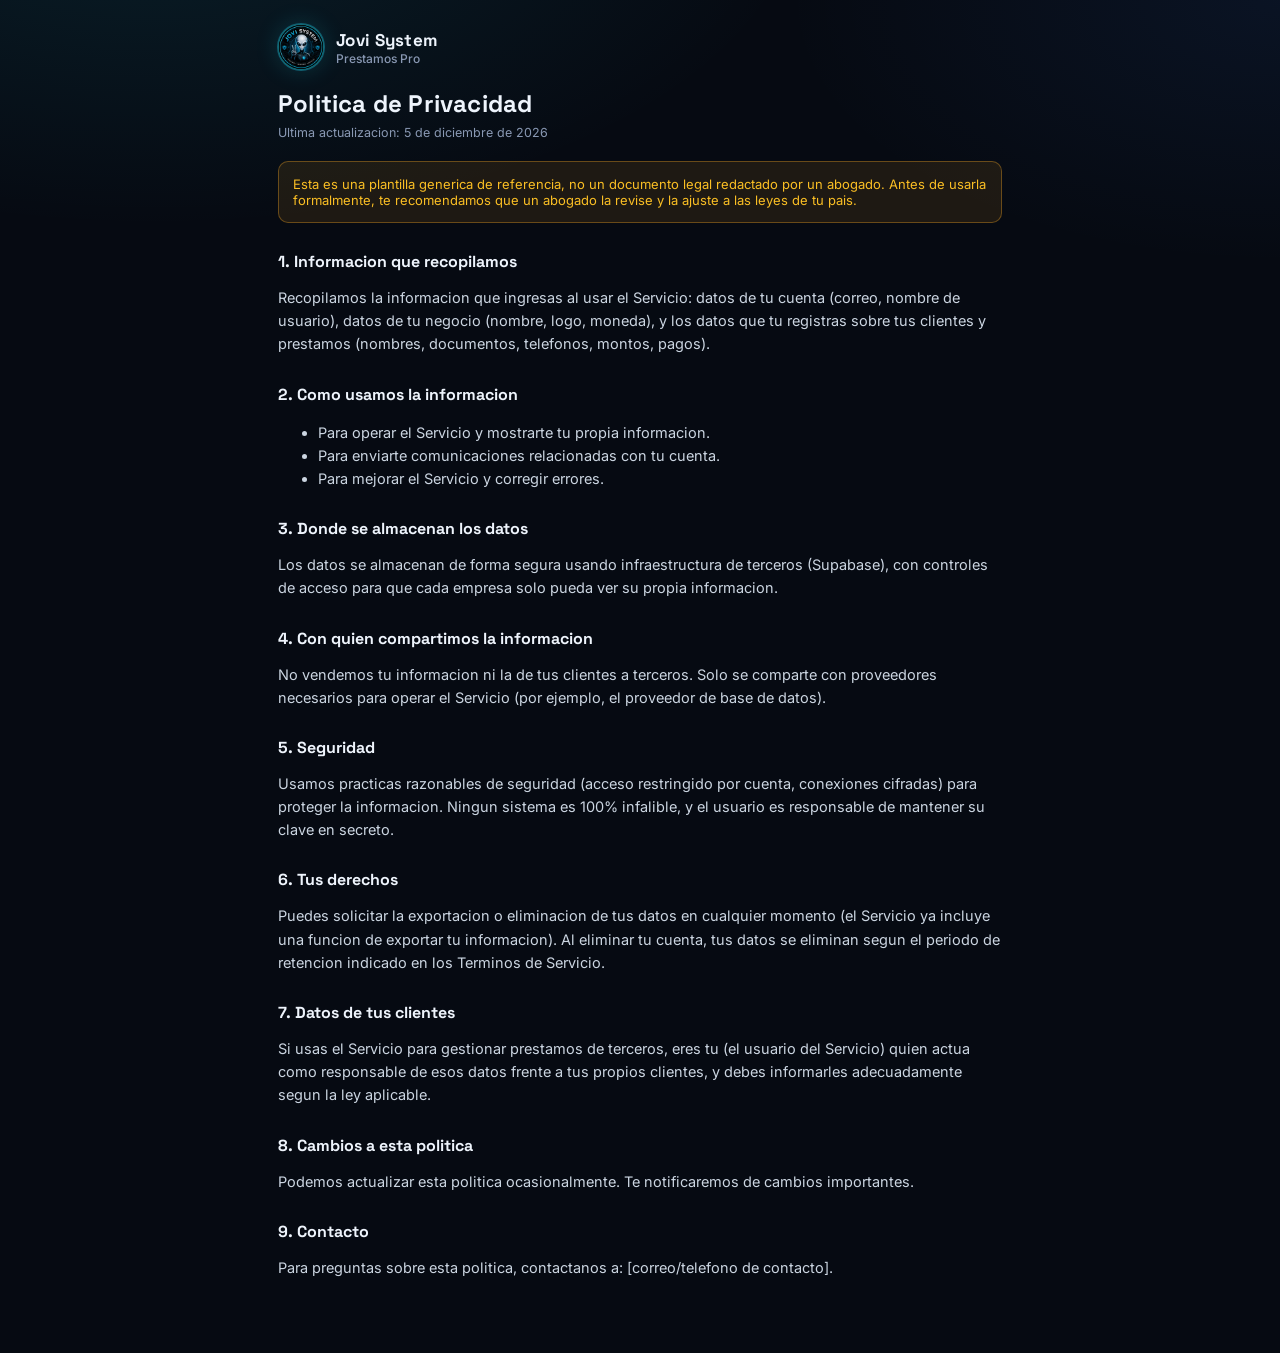
<file: privacidad.html>
<!doctype html>
<html lang="es">
<head>
  <meta charset="utf-8">
  <meta name="viewport" content="width=device-width, initial-scale=1">
  <meta name="theme-color" content="#060a12">
  <title>Politica de Privacidad - Jovi System</title>
  <link rel="icon" href="favicon-32.png" type="image/png">
  <link rel="preconnect" href="https://fonts.googleapis.com">
  <link rel="preconnect" href="https://fonts.gstatic.com" crossorigin>
  <link rel="stylesheet" href="styles.css">
  <style>
    body { padding: 24px 18px 60px; max-width: 760px; margin: 0 auto; }
    h1 { font-size: 24px; margin-bottom: 4px; }
    h2 { font-size: 16px; margin-top: 28px; }
    p, li { color: #cbd5e1; line-height: 1.6; font-size: 14.5px; }
    .notice { background: rgba(245,165,36,0.1); border: 1px solid rgba(245,165,36,0.35); border-radius: var(--radius-sm); padding: 14px; margin: 18px 0; font-size: 13px; color: #fbbf24; }
  </style>
</head>
<body>
  <div class="brand" style="margin-bottom:18px;">
    <div class="brand-mark"><img src="logo.png" alt="Jovi System"></div>
    <div><strong>Jovi System</strong><span>Prestamos Pro</span></div>
  </div>

  <h1>Politica de Privacidad</h1>
  <p class="muted">Ultima actualizacion: <span id="updateDate"></span></p>

  <div class="notice">
    Esta es una plantilla generica de referencia, no un documento legal redactado por un abogado. Antes de usarla formalmente, te recomendamos que un abogado la revise y la ajuste a las leyes de tu pais.
  </div>

  <h2>1. Informacion que recopilamos</h2>
  <p>Recopilamos la informacion que ingresas al usar el Servicio: datos de tu cuenta (correo, nombre de usuario), datos de tu negocio (nombre, logo, moneda), y los datos que tu registras sobre tus clientes y prestamos (nombres, documentos, telefonos, montos, pagos).</p>

  <h2>2. Como usamos la informacion</h2>
  <ul>
    <li>Para operar el Servicio y mostrarte tu propia informacion.</li>
    <li>Para enviarte comunicaciones relacionadas con tu cuenta.</li>
    <li>Para mejorar el Servicio y corregir errores.</li>
  </ul>

  <h2>3. Donde se almacenan los datos</h2>
  <p>Los datos se almacenan de forma segura usando infraestructura de terceros (Supabase), con controles de acceso para que cada empresa solo pueda ver su propia informacion.</p>

  <h2>4. Con quien compartimos la informacion</h2>
  <p>No vendemos tu informacion ni la de tus clientes a terceros. Solo se comparte con proveedores necesarios para operar el Servicio (por ejemplo, el proveedor de base de datos).</p>

  <h2>5. Seguridad</h2>
  <p>Usamos practicas razonables de seguridad (acceso restringido por cuenta, conexiones cifradas) para proteger la informacion. Ningun sistema es 100% infalible, y el usuario es responsable de mantener su clave en secreto.</p>

  <h2>6. Tus derechos</h2>
  <p>Puedes solicitar la exportacion o eliminacion de tus datos en cualquier momento (el Servicio ya incluye una funcion de exportar tu informacion). Al eliminar tu cuenta, tus datos se eliminan segun el periodo de retencion indicado en los Terminos de Servicio.</p>

  <h2>7. Datos de tus clientes</h2>
  <p>Si usas el Servicio para gestionar prestamos de terceros, eres tu (el usuario del Servicio) quien actua como responsable de esos datos frente a tus propios clientes, y debes informarles adecuadamente segun la ley aplicable.</p>

  <h2>8. Cambios a esta politica</h2>
  <p>Podemos actualizar esta politica ocasionalmente. Te notificaremos de cambios importantes.</p>

  <h2>9. Contacto</h2>
  <p>Para preguntas sobre esta politica, contactanos a: [correo/telefono de contacto].</p>

  <script>
    document.getElementById("updateDate").textContent = new Date().toLocaleDateString("es-DO", { year: "numeric", month: "long", day: "numeric" });
  </script>
</body>
</html>
</file>
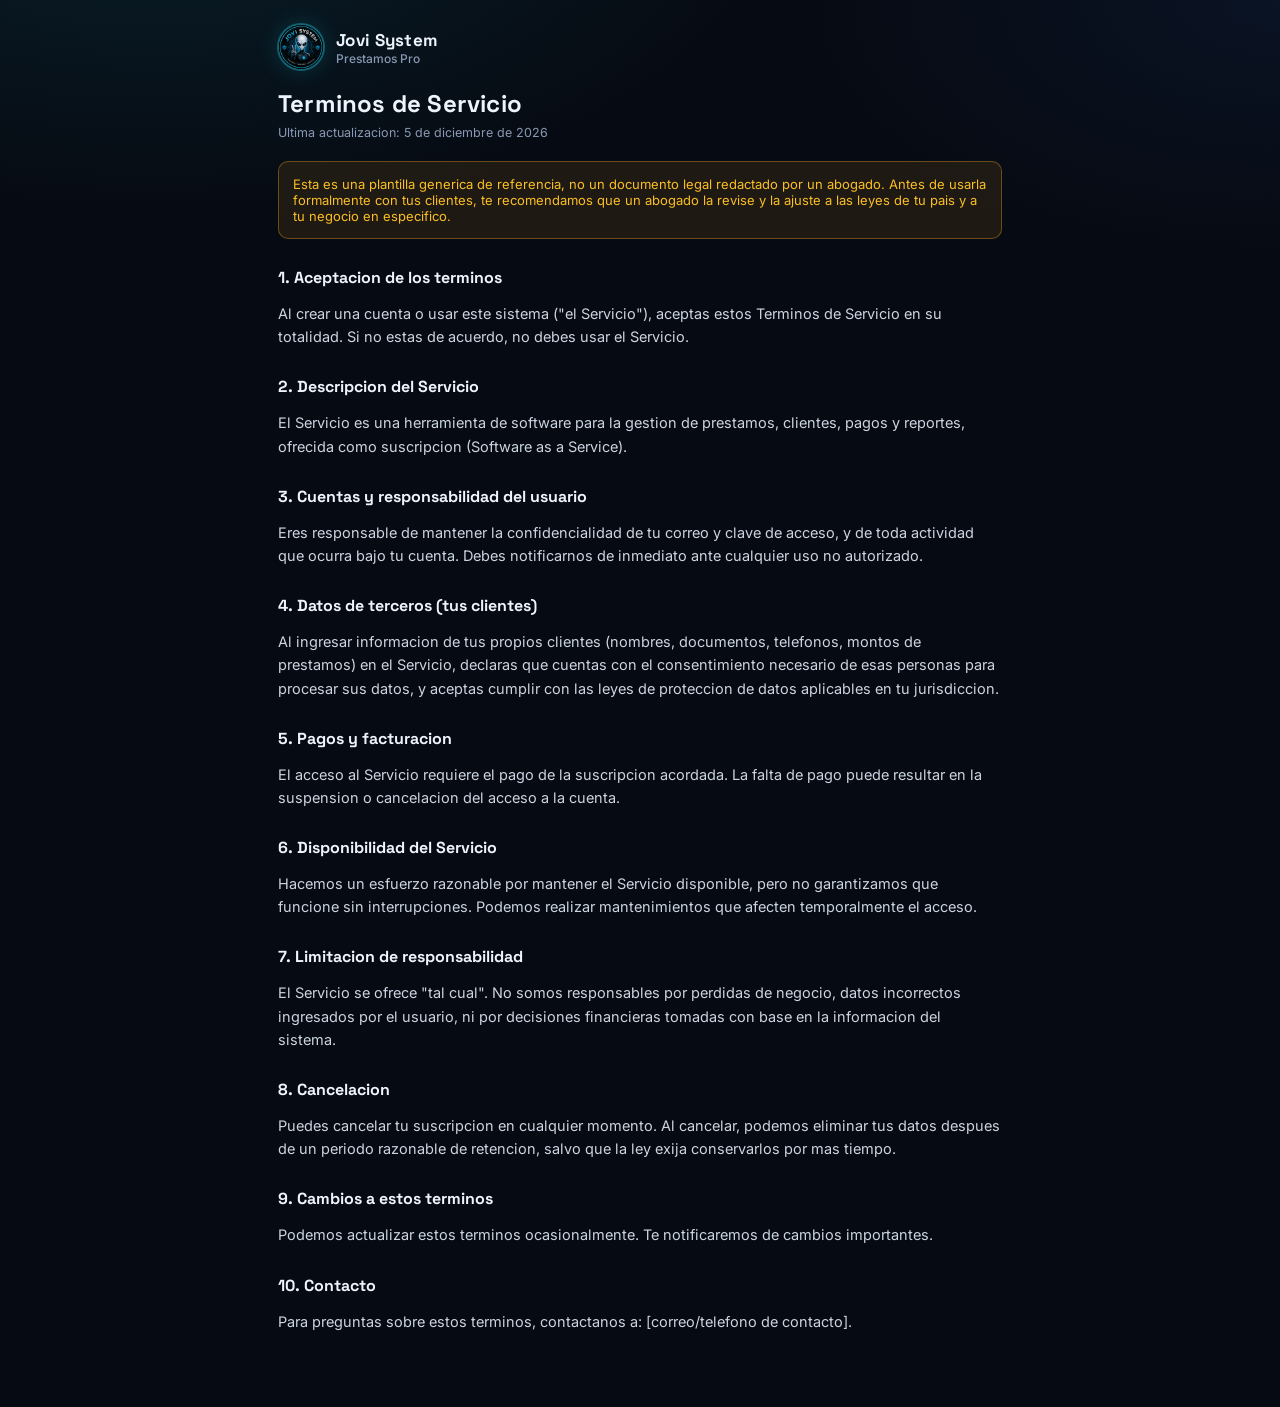
<file: terminos.html>
<!doctype html>
<html lang="es">
<head>
  <meta charset="utf-8">
  <meta name="viewport" content="width=device-width, initial-scale=1">
  <meta name="theme-color" content="#060a12">
  <title>Terminos de Servicio - Jovi System</title>
  <link rel="icon" href="favicon-32.png" type="image/png">
  <link rel="preconnect" href="https://fonts.googleapis.com">
  <link rel="preconnect" href="https://fonts.gstatic.com" crossorigin>
  <link rel="stylesheet" href="styles.css">
  <style>
    body { padding: 24px 18px 60px; max-width: 760px; margin: 0 auto; }
    h1 { font-size: 24px; margin-bottom: 4px; }
    h2 { font-size: 16px; margin-top: 28px; }
    p, li { color: #cbd5e1; line-height: 1.6; font-size: 14.5px; }
    .notice { background: rgba(245,165,36,0.1); border: 1px solid rgba(245,165,36,0.35); border-radius: var(--radius-sm); padding: 14px; margin: 18px 0; font-size: 13px; color: #fbbf24; }
  </style>
</head>
<body>
  <div class="brand" style="margin-bottom:18px;">
    <div class="brand-mark"><img src="logo.png" alt="Jovi System"></div>
    <div><strong>Jovi System</strong><span>Prestamos Pro</span></div>
  </div>

  <h1>Terminos de Servicio</h1>
  <p class="muted">Ultima actualizacion: <span id="updateDate"></span></p>

  <div class="notice">
    Esta es una plantilla generica de referencia, no un documento legal redactado por un abogado. Antes de usarla formalmente con tus clientes, te recomendamos que un abogado la revise y la ajuste a las leyes de tu pais y a tu negocio en especifico.
  </div>

  <h2>1. Aceptacion de los terminos</h2>
  <p>Al crear una cuenta o usar este sistema ("el Servicio"), aceptas estos Terminos de Servicio en su totalidad. Si no estas de acuerdo, no debes usar el Servicio.</p>

  <h2>2. Descripcion del Servicio</h2>
  <p>El Servicio es una herramienta de software para la gestion de prestamos, clientes, pagos y reportes, ofrecida como suscripcion (Software as a Service).</p>

  <h2>3. Cuentas y responsabilidad del usuario</h2>
  <p>Eres responsable de mantener la confidencialidad de tu correo y clave de acceso, y de toda actividad que ocurra bajo tu cuenta. Debes notificarnos de inmediato ante cualquier uso no autorizado.</p>

  <h2>4. Datos de terceros (tus clientes)</h2>
  <p>Al ingresar informacion de tus propios clientes (nombres, documentos, telefonos, montos de prestamos) en el Servicio, declaras que cuentas con el consentimiento necesario de esas personas para procesar sus datos, y aceptas cumplir con las leyes de proteccion de datos aplicables en tu jurisdiccion.</p>

  <h2>5. Pagos y facturacion</h2>
  <p>El acceso al Servicio requiere el pago de la suscripcion acordada. La falta de pago puede resultar en la suspension o cancelacion del acceso a la cuenta.</p>

  <h2>6. Disponibilidad del Servicio</h2>
  <p>Hacemos un esfuerzo razonable por mantener el Servicio disponible, pero no garantizamos que funcione sin interrupciones. Podemos realizar mantenimientos que afecten temporalmente el acceso.</p>

  <h2>7. Limitacion de responsabilidad</h2>
  <p>El Servicio se ofrece "tal cual". No somos responsables por perdidas de negocio, datos incorrectos ingresados por el usuario, ni por decisiones financieras tomadas con base en la informacion del sistema.</p>

  <h2>8. Cancelacion</h2>
  <p>Puedes cancelar tu suscripcion en cualquier momento. Al cancelar, podemos eliminar tus datos despues de un periodo razonable de retencion, salvo que la ley exija conservarlos por mas tiempo.</p>

  <h2>9. Cambios a estos terminos</h2>
  <p>Podemos actualizar estos terminos ocasionalmente. Te notificaremos de cambios importantes.</p>

  <h2>10. Contacto</h2>
  <p>Para preguntas sobre estos terminos, contactanos a: [correo/telefono de contacto].</p>

  <script>
    document.getElementById("updateDate").textContent = new Date().toLocaleDateString("es-DO", { year: "numeric", month: "long", day: "numeric" });
  </script>
</body>
</html>
</file>
<file: styles.css>
/* ======================================================================
   JOVI SYSTEM · Prestamos Pro
   Tema: seguridad + tecnologia. Mobile-first (celular/tablet primero).
   ====================================================================== */

@import url('https://fonts.googleapis.com/css2?family=Space+Grotesk:wght@500;600;700&family=Inter:wght@400;500;600;700;800&display=swap');

:root {
  /* Paleta de marca — derivada del logo Jovi System */
  --bg: #060a12;
  --bg-elevated: #0a1220;
  --panel: #0e1726;
  --panel-soft: #131f33;
  --panel-hover: #17253c;
  --line: #1e2c44;
  --line-bright: #2a3d5c;
  --text: #eef4fc;
  --muted: #8998b3;
  --muted-soft: #5f6f8c;

  --primary: #22d3ee;
  --primary-soft: #67e8f9;
  --primary-dark: #0e93ac;
  --accent: #3b82f6;

  --warning: #f5a524;
  --danger: #f43f5e;
  --success: #2dd4bf;

  --glow-cyan: 0 0 0 1px rgba(34, 211, 238, 0.35), 0 0 24px rgba(34, 211, 238, 0.18);
  --shadow: 0 18px 40px rgba(0, 0, 0, 0.45);
  --shadow-lift: 0 24px 60px rgba(0, 0, 0, 0.55);
  --radius: 14px;
  --radius-sm: 10px;
  --font-display: "Space Grotesk", "Inter", sans-serif;
  --font-body: "Inter", "Segoe UI", sans-serif;
}

/* ---------------------------------------------------------------------
   Tema claro — se activa poniendo data-theme="light" en <html>
   --------------------------------------------------------------------- */

[data-theme="light"] {
  --bg: #f2f5fa;
  --bg-elevated: #ffffff;
  --panel: #ffffff;
  --panel-soft: #f8fafc;
  --panel-hover: #eef2f8;
  --line: #dfe6f0;
  --line-bright: #c7d2e2;
  --text: #101828;
  --muted: #5b6b82;
  --muted-soft: #8b98ab;

  --glow-cyan: 0 0 0 1px rgba(14, 147, 172, 0.3), 0 0 20px rgba(14, 147, 172, 0.12);
  --shadow: 0 12px 28px rgba(30, 41, 59, 0.10);
  --shadow-lift: 0 20px 45px rgba(30, 41, 59, 0.16);
}

[data-theme="light"] body {
  background:
    radial-gradient(1100px 560px at 12% -8%, rgba(34, 211, 238, 0.09), transparent 60%),
    radial-gradient(900px 480px at 100% 0%, rgba(59, 130, 246, 0.06), transparent 55%),
    var(--bg);
}

[data-theme="light"] html {
  color-scheme: light;
}

[data-theme="light"] .login-screen {
  background: radial-gradient(700px 420px at 50% 0%, rgba(34, 211, 238, 0.12), transparent 60%), #eef2f8;
}

[data-theme="light"] .login-screen::before {
  background-image:
    linear-gradient(rgba(14, 147, 172, 0.10) 1px, transparent 1px),
    linear-gradient(90deg, rgba(14, 147, 172, 0.10) 1px, transparent 1px);
}

[data-theme="light"] .sidebar {
  background: rgba(255, 255, 255, 0.97);
}

[data-theme="light"] .sidebar-overlay {
  background: rgba(15, 23, 42, 0.32);
}

[data-theme="light"] .modal {
  background: rgba(15, 23, 42, 0.4);
}

[data-theme="light"] .modal-card {
  box-shadow: 0 -20px 50px rgba(30, 41, 59, 0.18);
}

[data-theme="light"] .theme-toggle svg .sun {
  display: block;
}

[data-theme="light"] .theme-toggle svg .moon {
  display: none;
}

.theme-toggle svg .sun {
  display: none;
}

.theme-toggle svg .moon {
  display: block;
}

* {
  box-sizing: border-box;
}

::selection {
  background: rgba(34, 211, 238, 0.25);
  color: #fff;
}

html {
  color-scheme: dark;
}

body {
  margin: 0;
  min-height: 100vh;
  background:
    radial-gradient(1100px 560px at 12% -8%, rgba(34, 211, 238, 0.10), transparent 60%),
    radial-gradient(900px 480px at 100% 0%, rgba(59, 130, 246, 0.08), transparent 55%),
    var(--bg);
  color: var(--text);
  font-family: var(--font-body);
  -webkit-font-smoothing: antialiased;
}

body.locked .sidebar,
body.locked .app {
  display: none;
}

/* ---------------------------------------------------------------------
   Aviso de instalar app
   --------------------------------------------------------------------- */

.install-banner {
  position: fixed;
  top: 0;
  left: 0;
  right: 0;
  z-index: 70;
  padding: calc(10px + env(safe-area-inset-top)) 12px 10px;
  background: rgba(10, 16, 28, 0.97);
  backdrop-filter: blur(14px);
  border-bottom: 1px solid var(--line-bright);
  transform: translateY(-100%);
  transition: transform 0.25s ease;
}

.install-banner.show {
  transform: translateY(0);
}

.install-banner-inner {
  display: flex;
  align-items: center;
  gap: 10px;
  max-width: 720px;
  margin: 0 auto;
}

.install-banner-logo {
  width: 34px;
  height: 34px;
  flex-shrink: 0;
}

.install-banner-text {
  flex: 1;
  min-width: 0;
  display: flex;
  flex-direction: column;
}

.install-banner-text strong {
  font-family: var(--font-display);
  font-size: 13px;
  color: #fff;
}

.install-banner-text span {
  font-size: 11.5px;
  color: var(--muted);
  overflow: hidden;
  text-overflow: ellipsis;
  white-space: nowrap;
}

.install-banner-close {
  width: 32px;
  min-height: 32px;
  flex-shrink: 0;
}

/* ---------------------------------------------------------------------
   Marca / brand
   --------------------------------------------------------------------- */

.brand {
  display: flex;
  align-items: center;
  gap: 12px;
  position: relative;
  z-index: 1;
}

.brand-mark {
  width: 46px;
  height: 46px;
  border-radius: 50%;
  display: grid;
  place-items: center;
  background: #000;
  border: 1px solid rgba(34, 211, 238, 0.5);
  box-shadow: var(--glow-cyan);
  overflow: hidden;
  flex-shrink: 0;
}

.brand-mark img {
  width: 100%;
  height: 100%;
  object-fit: cover;
}

.brand strong,
.brand span {
  display: block;
  font-family: var(--font-display);
}

.brand strong {
  font-size: 17px;
  font-weight: 700;
  letter-spacing: 0.3px;
  color: var(--text);
}

.brand span {
  color: var(--muted);
  font-size: 12px;
  font-family: var(--font-body);
  font-weight: 500;
}

/* ---------------------------------------------------------------------
   Login
   --------------------------------------------------------------------- */

.login-screen {
  min-height: 100vh;
  display: grid;
  place-items: center;
  padding: 22px;
  position: relative;
  overflow: hidden;
  background: radial-gradient(700px 420px at 50% 0%, rgba(34, 211, 238, 0.14), transparent 60%), #05080f;
}

.login-screen::before {
  content: "";
  position: absolute;
  inset: 0;
  background-image:
    linear-gradient(rgba(34, 211, 238, 0.08) 1px, transparent 1px),
    linear-gradient(90deg, rgba(34, 211, 238, 0.08) 1px, transparent 1px);
  background-size: 36px 36px;
  mask-image: radial-gradient(circle at 50% 20%, black, transparent 72%);
}

.login-screen.hidden {
  display: none;
}

.login-card {
  position: relative;
  z-index: 1;
  width: min(100%, 400px);
  padding: 30px 26px;
  border-radius: var(--radius);
  background: linear-gradient(180deg, var(--panel-soft), var(--panel));
  border: 1px solid var(--line-bright);
  box-shadow: var(--shadow-lift);
}

.login-brand {
  margin-bottom: 26px;
}

.login-brand .brand-mark {
  width: 56px;
  height: 56px;
}

.login-brand strong {
  font-size: 20px;
}

.login-help {
  margin: 16px 0 0;
  text-align: center;
}

/* ---------------------------------------------------------------------
   Controles base
   --------------------------------------------------------------------- */

button,
input,
select,
textarea {
  font: inherit;
  color: inherit;
}

button {
  cursor: pointer;
  font-family: var(--font-body);
}

input,
select,
textarea {
  width: 100%;
  min-height: 46px;
  padding: 11px 13px;
  border: 1px solid var(--line);
  border-radius: var(--radius-sm);
  background: var(--bg-elevated);
  color: var(--text);
}

input::placeholder,
textarea::placeholder {
  color: var(--muted-soft);
}

input:focus,
select:focus,
textarea:focus,
button:focus-visible {
  outline: none;
  border-color: var(--primary);
  box-shadow: 0 0 0 3px rgba(34, 211, 238, 0.22);
}

textarea {
  resize: vertical;
}

/* ---------------------------------------------------------------------
   Menu lateral deslizante (movil/tablet) / fijo (escritorio)
   --------------------------------------------------------------------- */

.sidebar-overlay {
  position: fixed;
  inset: 0;
  z-index: 75;
  background: rgba(3, 6, 12, 0.6);
  backdrop-filter: blur(2px);
  opacity: 0;
  pointer-events: none;
  transition: opacity 0.2s ease;
}

.sidebar-overlay.show {
  opacity: 1;
  pointer-events: auto;
}

.sidebar {
  position: fixed;
  inset: 0 auto 0 0;
  z-index: 80;
  width: min(84vw, 290px);
  height: 100%;
  padding: calc(20px + env(safe-area-inset-top)) 16px 20px;
  background: rgba(10, 16, 28, 0.98);
  backdrop-filter: blur(14px);
  border-right: 1px solid var(--line);
  display: flex;
  flex-direction: column;
  gap: 26px;
  transform: translateX(-100%);
  transition: transform 0.25s ease;
  overflow-y: auto;
}

.sidebar.open {
  transform: translateX(0);
}

.sidebar-head {
  display: flex;
  align-items: center;
  justify-content: space-between;
  gap: 10px;
}

.sidebar-close {
  flex-shrink: 0;
}

.nav {
  display: flex;
  flex-direction: column;
  gap: 4px;
}

.nav-item {
  display: flex;
  flex-direction: row;
  align-items: center;
  gap: 12px;
  width: 100%;
  padding: 12px 13px;
  border: 0;
  border-radius: var(--radius-sm);
  color: var(--muted);
  background: transparent;
  text-align: left;
  font-weight: 700;
  font-size: 14px;
}

.nav-item span {
  display: block;
}

.nav-item svg {
  width: 20px;
  height: 20px;
  stroke: currentColor;
  fill: none;
  stroke-width: 1.8;
  flex-shrink: 0;
}

.nav-item:hover {
  color: var(--text);
  background: var(--panel-hover);
}

.nav-item.active {
  color: var(--primary-soft);
  background: linear-gradient(90deg, rgba(34, 211, 238, 0.16), transparent);
  border-left: 3px solid var(--primary);
  padding-left: 10px;
}

.menu-toggle {
  flex-shrink: 0;
}

.topbar-title-row {
  display: flex;
  align-items: center;
  gap: 12px;
}

.app {
  padding: 18px 14px 28px;
  position: relative;
}

.topbar {
  display: flex;
  flex-direction: column;
  gap: 14px;
  margin-bottom: 20px;
}

.topbar .top-actions {
  width: 100%;
}

.eyebrow {
  margin: 0 0 4px;
  color: var(--primary);
  font-size: 11px;
  font-weight: 800;
  text-transform: uppercase;
  letter-spacing: 1.4px;
  font-family: var(--font-display);
}

h1,
h2,
p {
  margin-top: 0;
  font-family: var(--font-display);
}

p {
  font-family: var(--font-body);
}

h1 {
  margin-bottom: 0;
  font-size: 24px;
  font-weight: 700;
  color: var(--text);
  letter-spacing: 0.2px;
}

h2 {
  font-size: 16px;
  font-weight: 700;
  margin-bottom: 14px;
  color: var(--text);
}

/* ---------------------------------------------------------------------
   Botones
   --------------------------------------------------------------------- */

.top-actions,
.toolbar,
.button-row {
  display: flex;
  align-items: center;
  gap: 10px;
  flex-wrap: wrap;
}

.primary-btn,
.ghost-btn,
.link-btn,
.file-btn,
.icon-btn {
  border: 0;
  border-radius: var(--radius-sm);
  min-height: 46px;
  padding: 11px 18px;
  font-weight: 700;
  font-family: var(--font-body);
  transition: transform 0.12s ease, box-shadow 0.12s ease, background-color 0.12s ease;
}

.primary-btn {
  background: linear-gradient(135deg, var(--primary), var(--primary-dark));
  color: #04222a;
  box-shadow: 0 10px 24px rgba(34, 211, 238, 0.25);
}

.primary-btn:hover {
  transform: translateY(-1px);
  box-shadow: 0 14px 30px rgba(34, 211, 238, 0.35);
}

.primary-btn:active {
  transform: translateY(0);
}

.ghost-btn {
  background: var(--panel-soft);
  color: var(--text);
  border: 1px solid var(--line-bright);
}

.ghost-btn:hover {
  background: var(--panel-hover);
  border-color: var(--primary-dark);
}

.link-btn {
  background: transparent;
  color: var(--primary);
  padding-inline: 6px;
  min-height: auto;
}

.icon-btn {
  width: 40px;
  min-height: 40px;
  padding: 0;
  background: var(--panel-soft);
  color: var(--muted);
  border: 1px solid var(--line);
  font-size: 16px;
  display: inline-flex;
  align-items: center;
  justify-content: center;
}

.icon-btn:hover {
  color: var(--text);
  border-color: var(--primary-dark);
}

.file-btn {
  display: inline-flex;
  align-items: center;
  background: var(--panel-soft);
  color: var(--text);
  border: 1px dashed var(--line-bright);
}

.file-btn input {
  display: none;
}

.full {
  width: 100%;
}

/* ---------------------------------------------------------------------
   Vistas
   --------------------------------------------------------------------- */

.view {
  display: none;
}

.view.active {
  display: block;
  animation: fadeUp 0.25s ease;
}

@keyframes fadeUp {
  from { opacity: 0; transform: translateY(6px); }
  to { opacity: 1; transform: translateY(0); }
}

/* ---------------------------------------------------------------------
   Metricas
   --------------------------------------------------------------------- */

.metrics-grid {
  display: grid;
  grid-template-columns: repeat(2, minmax(0, 1fr));
  gap: 12px;
  margin-bottom: 16px;
}

.metric-card,
.panel,
.loan-card,
.due-card {
  background: linear-gradient(180deg, var(--panel-soft), var(--panel));
  border: 1px solid var(--line);
  border-radius: var(--radius);
  box-shadow: var(--shadow);
}

.metric-card {
  padding: 16px;
  position: relative;
  overflow: hidden;
}

.metric-card::before {
  content: "";
  position: absolute;
  inset: 0 0 auto 0;
  height: 3px;
  background: linear-gradient(90deg, var(--primary), transparent);
}

.metric-card span {
  display: block;
  color: var(--muted);
  font-size: 11.5px;
  font-weight: 700;
  text-transform: uppercase;
  letter-spacing: 0.4px;
}

.metric-card strong {
  display: block;
  margin-top: 8px;
  font-size: 21px;
  font-family: var(--font-display);
  color: var(--text);
}

.metric-card.danger::before {
  background: linear-gradient(90deg, var(--danger), transparent);
}

/* ---------------------------------------------------------------------
   Layout de contenido
   --------------------------------------------------------------------- */

.content-grid,
.settings-grid {
  display: grid;
  grid-template-columns: 1fr;
  gap: 14px;
}

.panel {
  padding: 16px;
}

.panel-head {
  display: flex;
  align-items: center;
  justify-content: space-between;
  gap: 12px;
  margin-bottom: 10px;
}

.panel-head h2 {
  margin-bottom: 0;
}

.toolbar {
  margin-bottom: 14px;
}

.toolbar input,
.toolbar select {
  width: 100%;
}

/* ---------------------------------------------------------------------
   Tablas
   --------------------------------------------------------------------- */

.table-wrap {
  width: 100%;
  overflow-x: auto;
  -webkit-overflow-scrolling: touch;
}

table {
  width: 100%;
  border-collapse: collapse;
  min-width: 560px;
}

th,
td {
  padding: 12px 12px;
  border-bottom: 1px solid var(--line);
  text-align: left;
  vertical-align: top;
}

th {
  color: var(--muted);
  font-size: 11px;
  text-transform: uppercase;
  letter-spacing: 0.5px;
  font-weight: 700;
}

td {
  font-size: 14px;
}

tbody tr:hover {
  background: rgba(34, 211, 238, 0.04);
}

.panel-table {
  background: linear-gradient(180deg, var(--panel-soft), var(--panel));
  border-radius: var(--radius);
  border: 1px solid var(--line);
}

/* ---------------------------------------------------------------------
   Tablas -> tarjetas apiladas en celular (nada de scroll horizontal)
   --------------------------------------------------------------------- */

@media (max-width: 639px) {
  .responsive-cards.table-wrap-marker {
    /* clase auxiliar, no se usa directamente */
  }

  table.responsive-cards {
    min-width: 0;
    border: 0;
  }

  table.responsive-cards thead {
    display: none;
  }

  table.responsive-cards,
  table.responsive-cards tbody {
    display: block;
    width: 100%;
  }

  table.responsive-cards tr {
    display: block;
    margin-bottom: 10px;
    padding: 12px 14px;
    border: 1px solid var(--line);
    border-radius: var(--radius-sm);
    background: var(--bg-elevated);
  }

  table.responsive-cards tr:last-child {
    margin-bottom: 0;
  }

  table.responsive-cards td {
    display: flex;
    align-items: center;
    justify-content: space-between;
    gap: 12px;
    padding: 7px 0;
    border: 0;
    text-align: right;
  }

  table.responsive-cards td:not(:last-child) {
    border-bottom: 1px dashed var(--line);
  }

  table.responsive-cards td::before {
    content: attr(data-label);
    font-size: 10.5px;
    font-weight: 800;
    text-transform: uppercase;
    letter-spacing: 0.4px;
    color: var(--muted);
    text-align: left;
    flex-shrink: 0;
  }

  table.responsive-cards td[data-label=""]::before,
  table.responsive-cards td:not([data-label])::before {
    content: none;
  }

  table.responsive-cards td:not([data-label]) {
    justify-content: flex-start;
  }
}

/* ---------------------------------------------------------------------
   Tarjetas de prestamo / vencimiento
   --------------------------------------------------------------------- */

.loan-grid,
.due-grid {
  display: grid;
  grid-template-columns: 1fr;
  gap: 12px;
}

.loan-card,
.due-card {
  padding: 16px;
}

.loan-head,
.due-head {
  display: flex;
  align-items: flex-start;
  justify-content: space-between;
  gap: 12px;
}

.loan-head h3,
.due-head h3 {
  margin: 0;
  font-size: 16px;
  font-family: var(--font-display);
  color: var(--text);
}

.loan-code,
.muted {
  color: var(--muted);
  font-size: 12.5px;
}

.loan-stats {
  display: grid;
  grid-template-columns: repeat(3, minmax(0, 1fr));
  gap: 8px;
  margin: 14px 0;
}

.mini-stat {
  padding: 10px;
  background: var(--bg-elevated);
  border: 1px solid var(--line);
  border-radius: var(--radius-sm);
}

.mini-stat span,
.mini-stat strong {
  display: block;
}

.mini-stat span {
  color: var(--muted);
  font-size: 10.5px;
  text-transform: uppercase;
}

.mini-stat strong {
  margin-top: 4px;
  font-family: var(--font-display);
  font-size: 14px;
}

.progress {
  height: 8px;
  background: var(--bg-elevated);
  border: 1px solid var(--line);
  border-radius: 999px;
  overflow: hidden;
}

.progress span {
  display: block;
  height: 100%;
  background: linear-gradient(90deg, var(--primary-dark), var(--primary));
  box-shadow: 0 0 10px rgba(34, 211, 238, 0.5);
}

.status {
  display: inline-flex;
  align-items: center;
  min-height: 26px;
  padding: 4px 10px;
  border-radius: 999px;
  font-size: 11px;
  font-weight: 800;
  letter-spacing: 0.3px;
  border: 1px solid transparent;
  white-space: nowrap;
}

.status.active {
  background: rgba(45, 212, 191, 0.12);
  color: #5eead4;
  border-color: rgba(45, 212, 191, 0.35);
}

.status.late {
  background: rgba(244, 63, 94, 0.12);
  color: #fda4af;
  border-color: rgba(244, 63, 94, 0.35);
}

.status.closed {
  background: rgba(59, 130, 246, 0.12);
  color: #93c5fd;
  border-color: rgba(59, 130, 246, 0.35);
}

.status.in-process {
  background: rgba(245, 165, 36, 0.14);
  color: #fbbf24;
  border-color: rgba(245, 165, 36, 0.4);
}

.compact-select {
  min-height: 34px;
  padding: 6px 8px;
  font-size: 11.5px;
  width: auto;
}

.daily-chart {
  display: grid;
  grid-template-columns: repeat(7, minmax(0, 1fr));
  align-items: end;
  gap: 6px;
  height: 160px;
  padding-top: 22px;
}

.daily-chart-col {
  display: flex;
  flex-direction: column;
  align-items: center;
  height: 100%;
}

.daily-chart-value {
  font-size: 9.5px;
  color: var(--muted);
  margin-bottom: 4px;
  white-space: nowrap;
  overflow: hidden;
  text-overflow: ellipsis;
  max-width: 100%;
}

.daily-chart-bar-wrap {
  flex: 1;
  width: 100%;
  display: flex;
  align-items: flex-end;
  justify-content: center;
}

.daily-chart-bar {
  width: 60%;
  min-width: 10px;
  border-radius: 6px 6px 2px 2px;
  background: linear-gradient(180deg, var(--primary-dark), var(--line-bright));
  transition: height 0.3s ease;
}

.daily-chart-bar.today {
  background: linear-gradient(180deg, var(--primary), var(--primary-dark));
  box-shadow: 0 0 12px rgba(34, 211, 238, 0.4);
}

.daily-chart-day {
  margin-top: 6px;
  font-size: 10px;
  color: var(--muted);
  text-transform: capitalize;
}

.daily-chart-day.today {
  color: var(--primary-soft);
  font-weight: 700;
}

.stack-list {
  display: grid;
  gap: 10px;
}

.stack-item {
  display: flex;
  justify-content: space-between;
  gap: 14px;
  padding: 12px;
  border-radius: var(--radius-sm);
  background: var(--bg-elevated);
  border: 1px solid var(--line);
}

.stack-item strong,
.stack-item span {
  display: block;
}

/* ---------------------------------------------------------------------
   Formularios
   --------------------------------------------------------------------- */

.form-row {
  display: grid;
  grid-template-columns: 1fr;
  gap: 4px;
}

label,
.field-label {
  display: grid;
  gap: 6px;
  margin-bottom: 12px;
  color: #b8c4d9;
  font-size: 12.5px;
  font-weight: 700;
}

/* ---------------------------------------------------------------------
   Modales
   --------------------------------------------------------------------- */

.modal {
  position: fixed;
  inset: 0;
  z-index: 50;
  display: none;
  align-items: flex-end;
  justify-content: center;
  padding: 0;
  background: rgba(3, 6, 12, 0.72);
  backdrop-filter: blur(3px);
}

.modal.open {
  display: flex;
}

.modal-card {
  width: 100%;
  max-height: 92vh;
  overflow-y: auto;
  padding: 20px 18px calc(20px + env(safe-area-inset-bottom));
  border-radius: 18px 18px 0 0;
  background: linear-gradient(180deg, var(--panel-soft), var(--panel));
  border: 1px solid var(--line-bright);
  box-shadow: 0 -20px 60px rgba(0, 0, 0, 0.55);
}

.modal-card.wide,
.modal-card.extra-wide {
  width: 100%;
}

.modal-head {
  display: flex;
  align-items: center;
  justify-content: space-between;
  gap: 12px;
  margin-bottom: 14px;
}

.modal-head h2 {
  margin-bottom: 0;
}

/* ---------------------------------------------------------------------
   Toast
   --------------------------------------------------------------------- */

.toast {
  position: fixed;
  left: 14px;
  right: 14px;
  bottom: calc(88px + env(safe-area-inset-bottom));
  z-index: 60;
  display: none;
  margin: 0 auto;
  max-width: 420px;
  padding: 13px 16px;
  border-radius: var(--radius-sm);
  background: #0c1524;
  color: #fff;
  border: 1px solid var(--primary-dark);
  box-shadow: var(--glow-cyan), var(--shadow);
  font-weight: 600;
  font-size: 14px;
}

.toast.show {
  display: block;
  animation: fadeUp 0.2s ease;
}

.empty {
  padding: 18px;
  color: var(--muted);
  background: var(--bg-elevated);
  border: 1px dashed var(--line);
  border-radius: var(--radius-sm);
  text-align: center;
  font-size: 13.5px;
}

.danger-text {
  color: #fda4af;
}

.action-row {
  display: flex;
  flex-wrap: wrap;
  gap: 8px;
  margin-top: 14px;
}

.danger-btn {
  background: rgba(244, 63, 94, 0.12);
  color: #fda4af;
  border: 1px solid rgba(244, 63, 94, 0.35);
}

.danger-btn:hover {
  background: rgba(244, 63, 94, 0.2);
}

.success-btn {
  background: rgba(45, 212, 191, 0.12);
  color: #5eead4;
  border: 1px solid rgba(45, 212, 191, 0.35);
}

.success-btn:hover {
  background: rgba(45, 212, 191, 0.2);
}

.compact-btn {
  min-height: 36px;
  padding: 8px 12px;
  font-size: 12px;
}

.detail-grid {
  display: grid;
  grid-template-columns: repeat(2, minmax(0, 1fr));
  gap: 10px;
  margin-bottom: 16px;
}

.detail-box {
  padding: 12px;
  border-radius: var(--radius-sm);
  background: var(--bg-elevated);
  border: 1px solid var(--line);
}

.detail-box span,
.detail-box strong {
  display: block;
}

.detail-box span {
  color: var(--muted);
  font-size: 11px;
  text-transform: uppercase;
}

.detail-box strong {
  margin-top: 4px;
  font-family: var(--font-display);
}

/* ---------------------------------------------------------------------
   Recibo (impresion en claro, se ve como papel)
   --------------------------------------------------------------------- */

.receipt {
  color: #111827;
}

.receipt h2 {
  margin-bottom: 4px;
  text-align: center;
  color: #111827;
  font-family: var(--font-display);
}

.receipt-meta {
  display: grid;
  gap: 6px;
  margin: 18px 0;
  padding: 14px;
  border: 1px solid #d9e1ec;
  border-radius: var(--radius-sm);
  background: #fff;
}

.receipt-total {
  padding: 14px;
  margin: 16px 0;
  border-radius: var(--radius-sm);
  background: #f8fafc;
  text-align: center;
  font-size: 22px;
  font-weight: 900;
  color: #111827;
}

.signature-line {
  margin-top: 40px;
  padding-top: 12px;
  border-top: 1px solid #111827;
  text-align: center;
  color: #111827;
}

.modal-card:has(.receipt) {
  background: #fff;
  border: none;
}

.modal-card:has(.receipt) .modal-head h2 {
  color: #111827;
}

.modal-card:has(.receipt) .icon-btn {
  background: #f1f5f9;
  color: #111827;
  border-color: #d9e1ec;
}

.mini-form {
  margin-top: 14px;
}

.compact-table {
  min-width: 380px;
}

.report-metrics {
  grid-template-columns: repeat(2, minmax(0, 1fr));
}

/* ---------------------------------------------------------------------
   Impresion
   --------------------------------------------------------------------- */

@media print {
  body {
    background: #fff;
    padding-bottom: 0;
  }

  .sidebar,
  .topbar,
  .no-print,
  .toast {
    display: none !important;
  }

  .app {
    margin: 0;
    padding: 0;
  }

  .modal {
    position: static;
    display: block !important;
    padding: 0;
    background: #fff;
  }

  .modal-card {
    box-shadow: none;
    border: 0;
    max-height: none;
    width: 100%;
    border-radius: 0;
  }
}

/* ======================================================================
   TABLET — 640px en adelante
   ====================================================================== */

@media (min-width: 640px) {
  .login-card {
    width: min(100%, 420px);
    padding: 34px 32px;
  }

  .app {
    padding: 24px 24px 32px;
  }

  .metrics-grid {
    grid-template-columns: repeat(3, minmax(0, 1fr));
  }

  .form-row {
    grid-template-columns: 1fr 1fr;
  }

  .loan-grid,
  .due-grid {
    grid-template-columns: repeat(2, minmax(0, 1fr));
  }

  .detail-grid,
  .report-metrics {
    grid-template-columns: repeat(4, minmax(0, 1fr));
  }

  .topbar {
    flex-direction: row;
    align-items: center;
    justify-content: space-between;
  }

  .topbar .top-actions {
    width: auto;
  }

  h1 {
    font-size: 28px;
  }

  .modal {
    align-items: center;
    padding: 20px;
  }

  .modal-card {
    width: min(100%, 560px);
    border-radius: var(--radius);
    max-height: 90vh;
  }

  .modal-card.wide {
    width: min(100%, 700px);
  }

  .modal-card.extra-wide {
    width: min(100%, 900px);
  }

  .toast {
    left: auto;
    right: 24px;
    bottom: 24px;
    margin: 0;
  }
}

/* ======================================================================
   ESCRITORIO — 1024px en adelante (sidebar fija en vez de dock)
   ====================================================================== */

@media (min-width: 1024px) {
  .sidebar-overlay {
    display: none;
  }

  .menu-toggle {
    display: none;
  }

  .sidebar-close {
    display: none;
  }

  .sidebar {
    width: 250px;
    transform: none;
    box-shadow: none;
  }

  .app {
    margin-left: 250px;
    padding: 34px 36px;
  }

  .content-grid {
    grid-template-columns: minmax(0, 1.35fr) minmax(310px, 0.65fr);
  }

  .settings-grid {
    grid-template-columns: repeat(2, minmax(0, 1fr));
  }

  .metrics-grid {
    grid-template-columns: repeat(5, minmax(0, 1fr));
  }

  .loan-grid,
  .due-grid {
    grid-template-columns: repeat(3, minmax(0, 1fr));
  }

  .modal {
    padding: 24px;
  }
}
</file>
